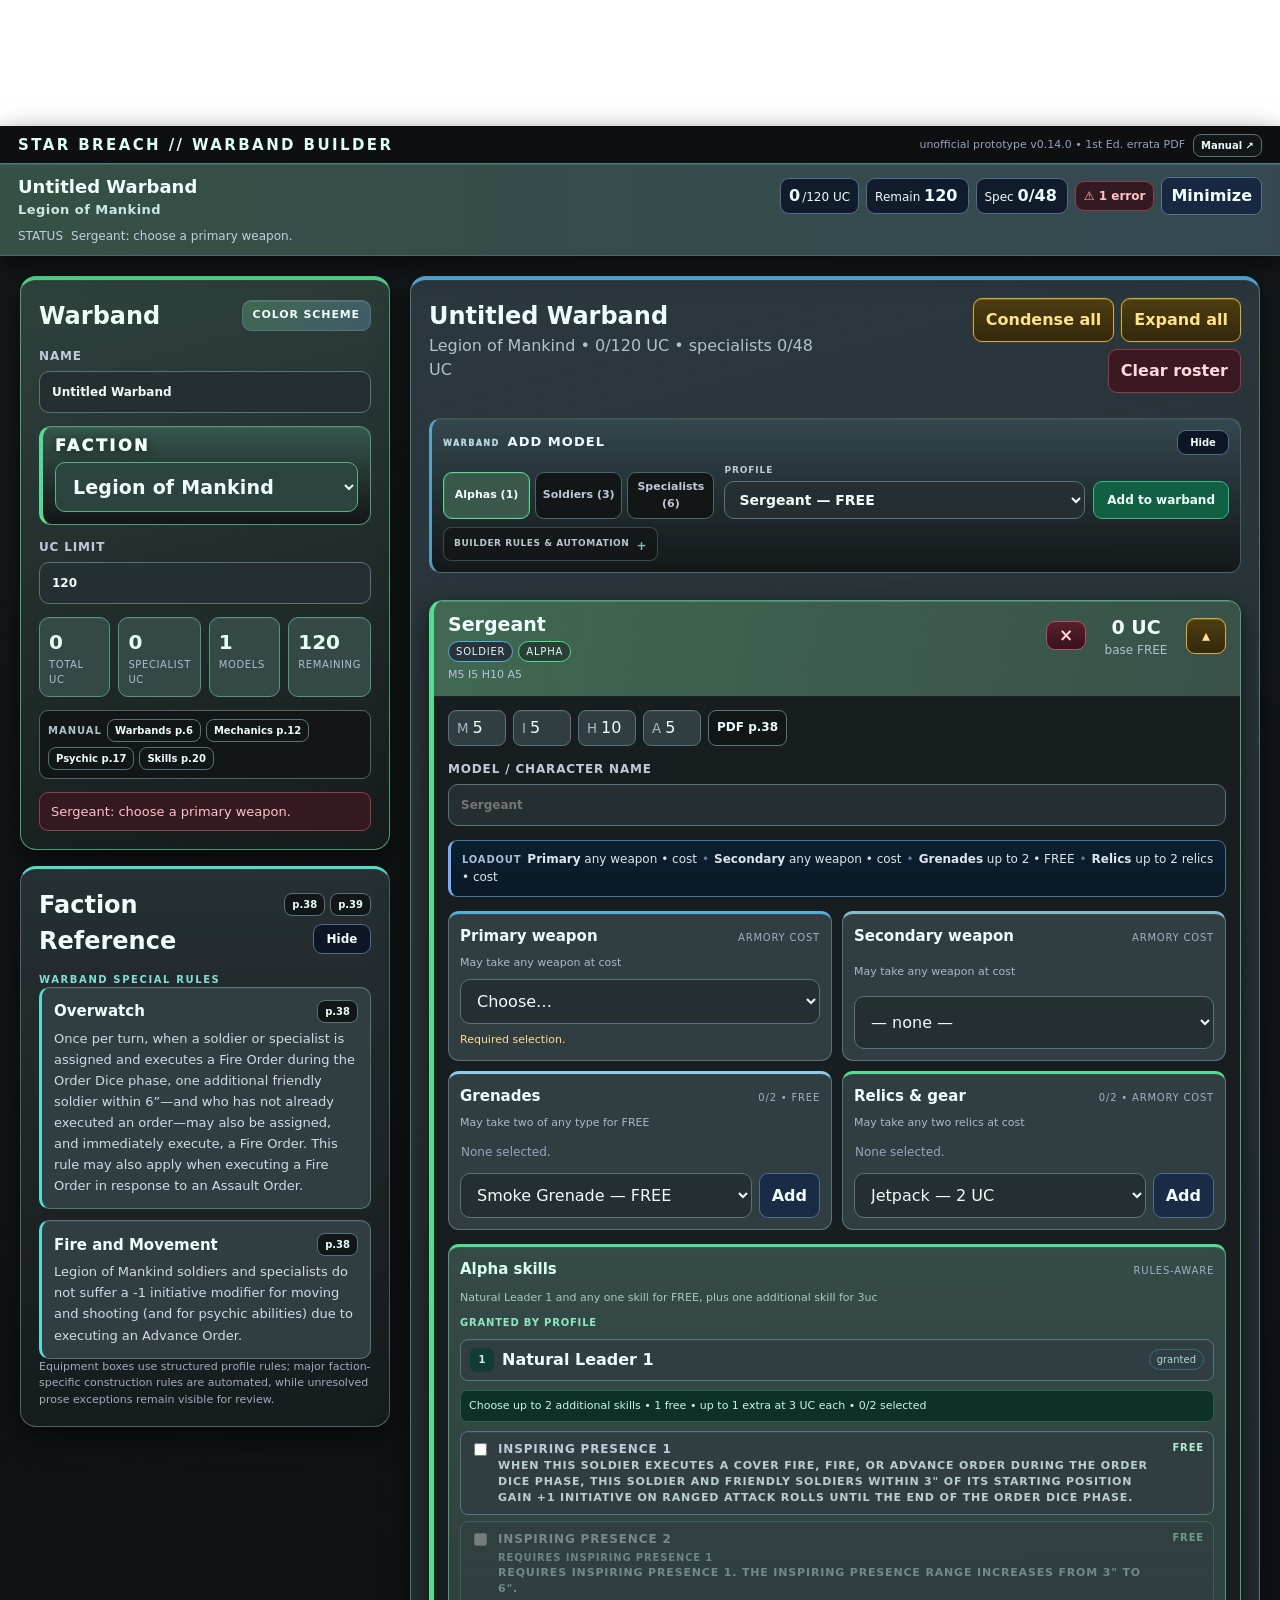
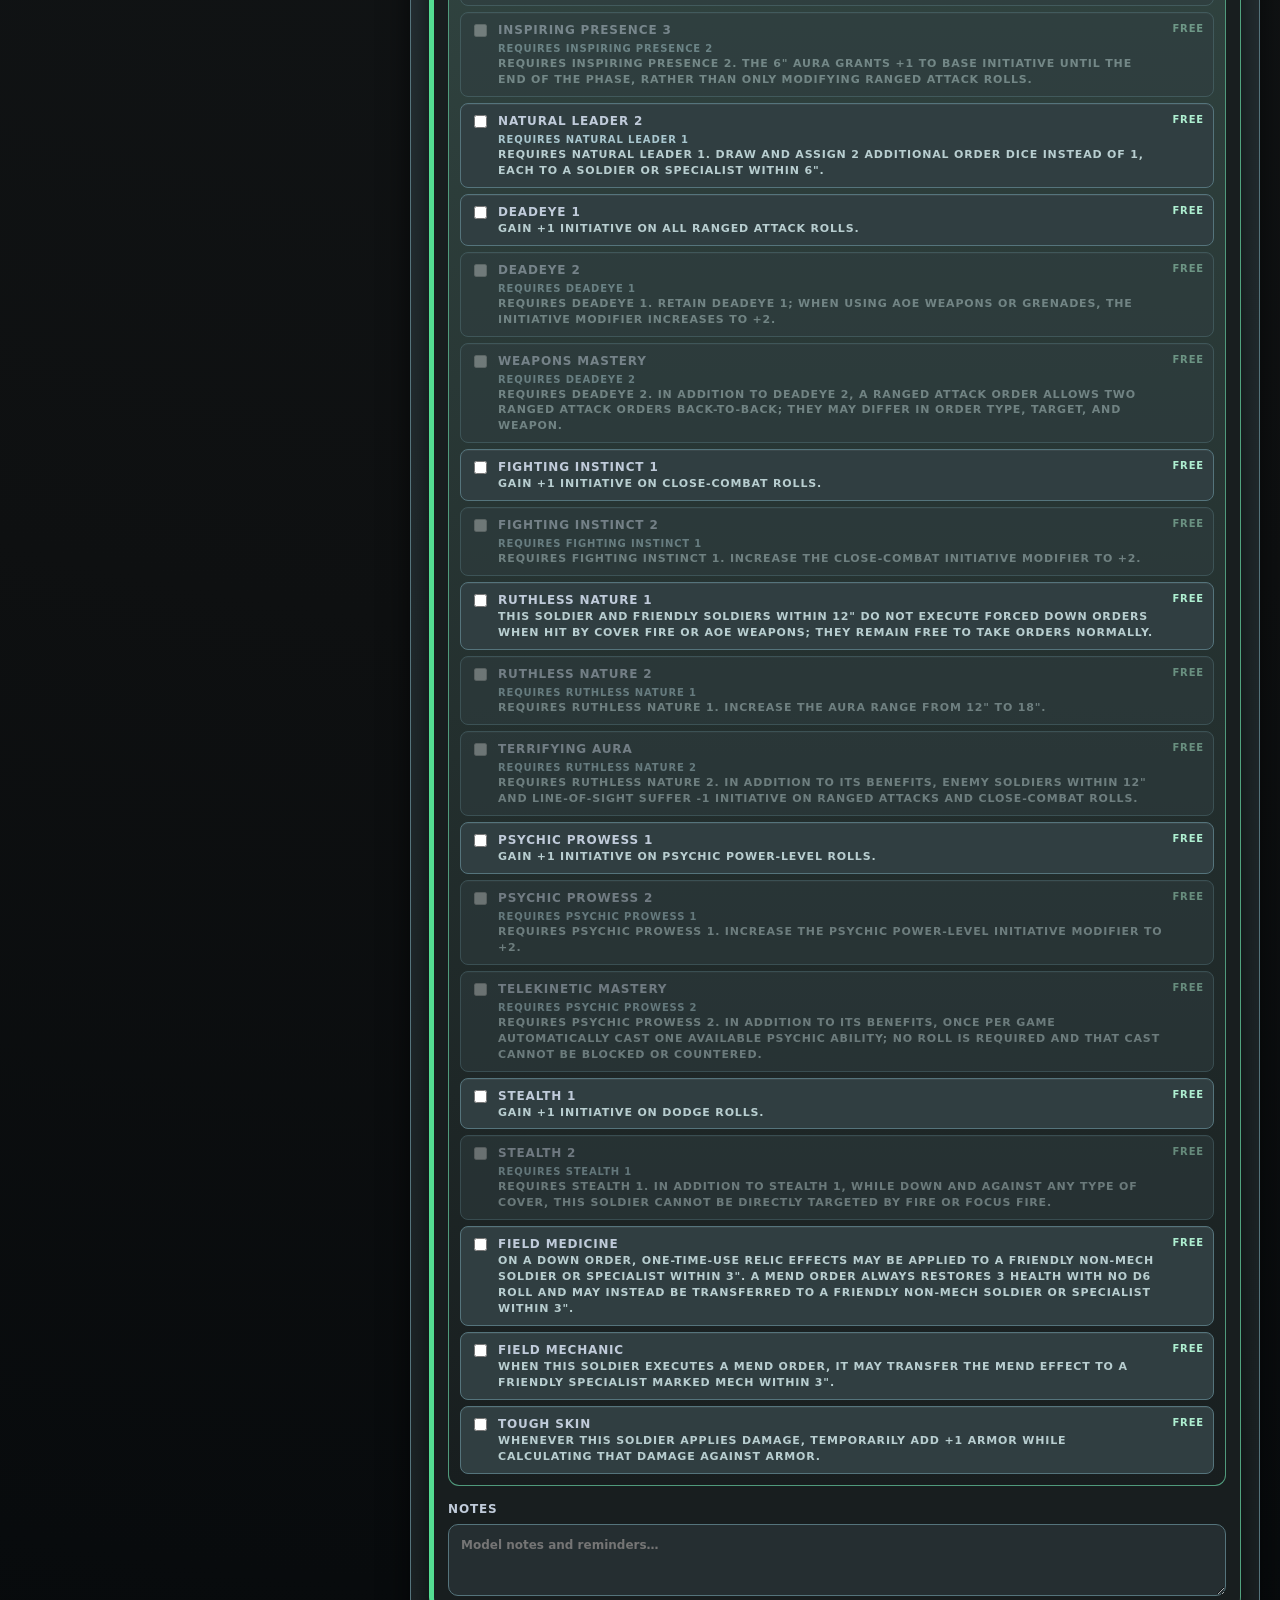
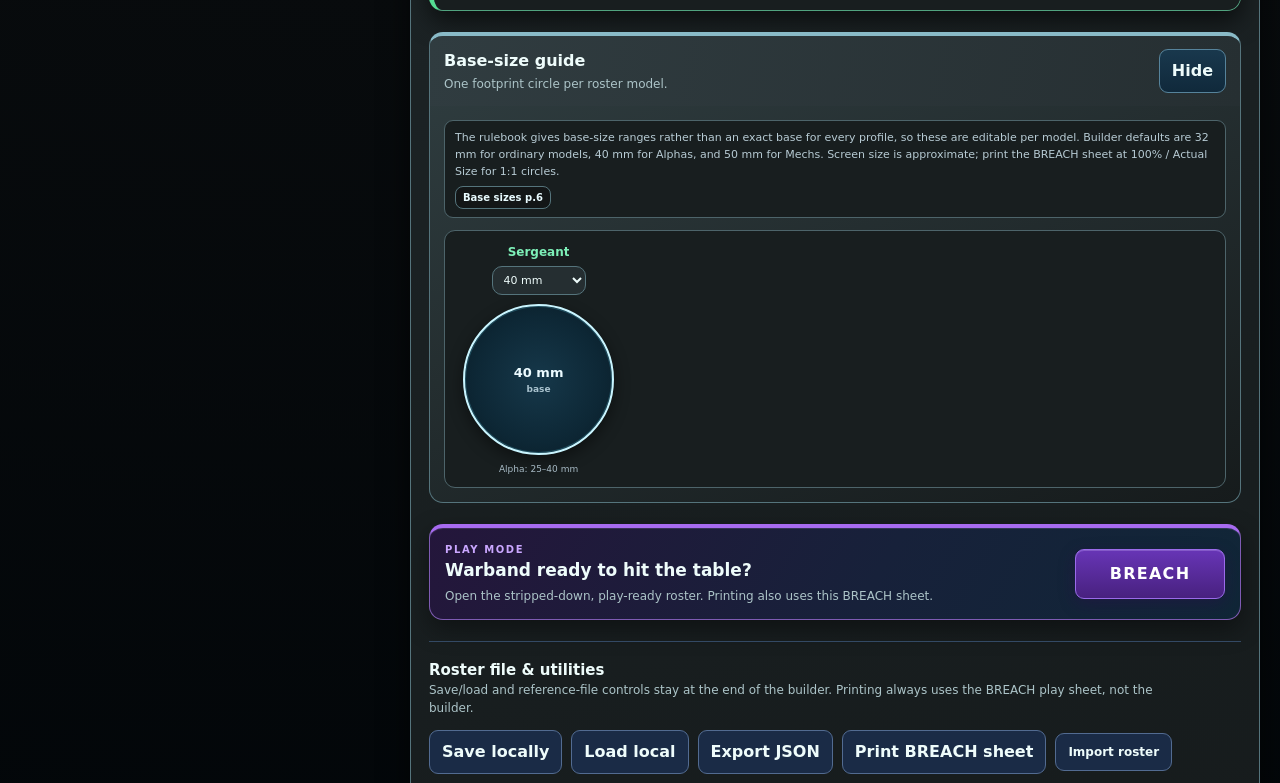
<file: index.html>
<!doctype html>
<html lang="en">
<head>
  <meta charset="utf-8">
  <meta name="viewport" content="width=device-width,initial-scale=1,viewport-fit=cover">
  <meta http-equiv="Cache-Control" content="no-cache, no-store, must-revalidate">
  <meta http-equiv="Pragma" content="no-cache">
  <meta http-equiv="Expires" content="0">
  <title>Star Breach Warband Builder</title>
  <style>
    html,body{margin:0;min-height:100%;background:#051014;color:#eefcfb;font:16px system-ui,-apple-system,Segoe UI,Roboto,sans-serif}
    body{display:grid;place-items:center;min-height:100vh}.loader{opacity:.75;text-align:center;padding:24px}
  </style>
</head>
<body>
  <div class="loader">Loading Star Breach Warband Builder…</div>
  <script>
    (async()=>{
      try{
        const stamp=Date.now();
        const r=await fetch(`app.html?fresh=${stamp}`,{cache:'no-store'});
        if(!r.ok) throw new Error(`HTTP ${r.status}`);
        let html=await r.text();
        html=html
          .replace('starbreach-ui.css"',`starbreach-ui.css?fresh=${stamp}"`)
          .replace('starbreach-ui.js"',`starbreach-ui.js?fresh=${stamp}"`);
        document.open();
        document.write(html);
        document.close();
      }catch(err){
        document.body.innerHTML='<div class="loader"><b>Could not load the builder.</b><br>Please try again in a moment.</div>';
        console.error(err);
      }
    })();
  </script>
</body>
</html>
</file>
